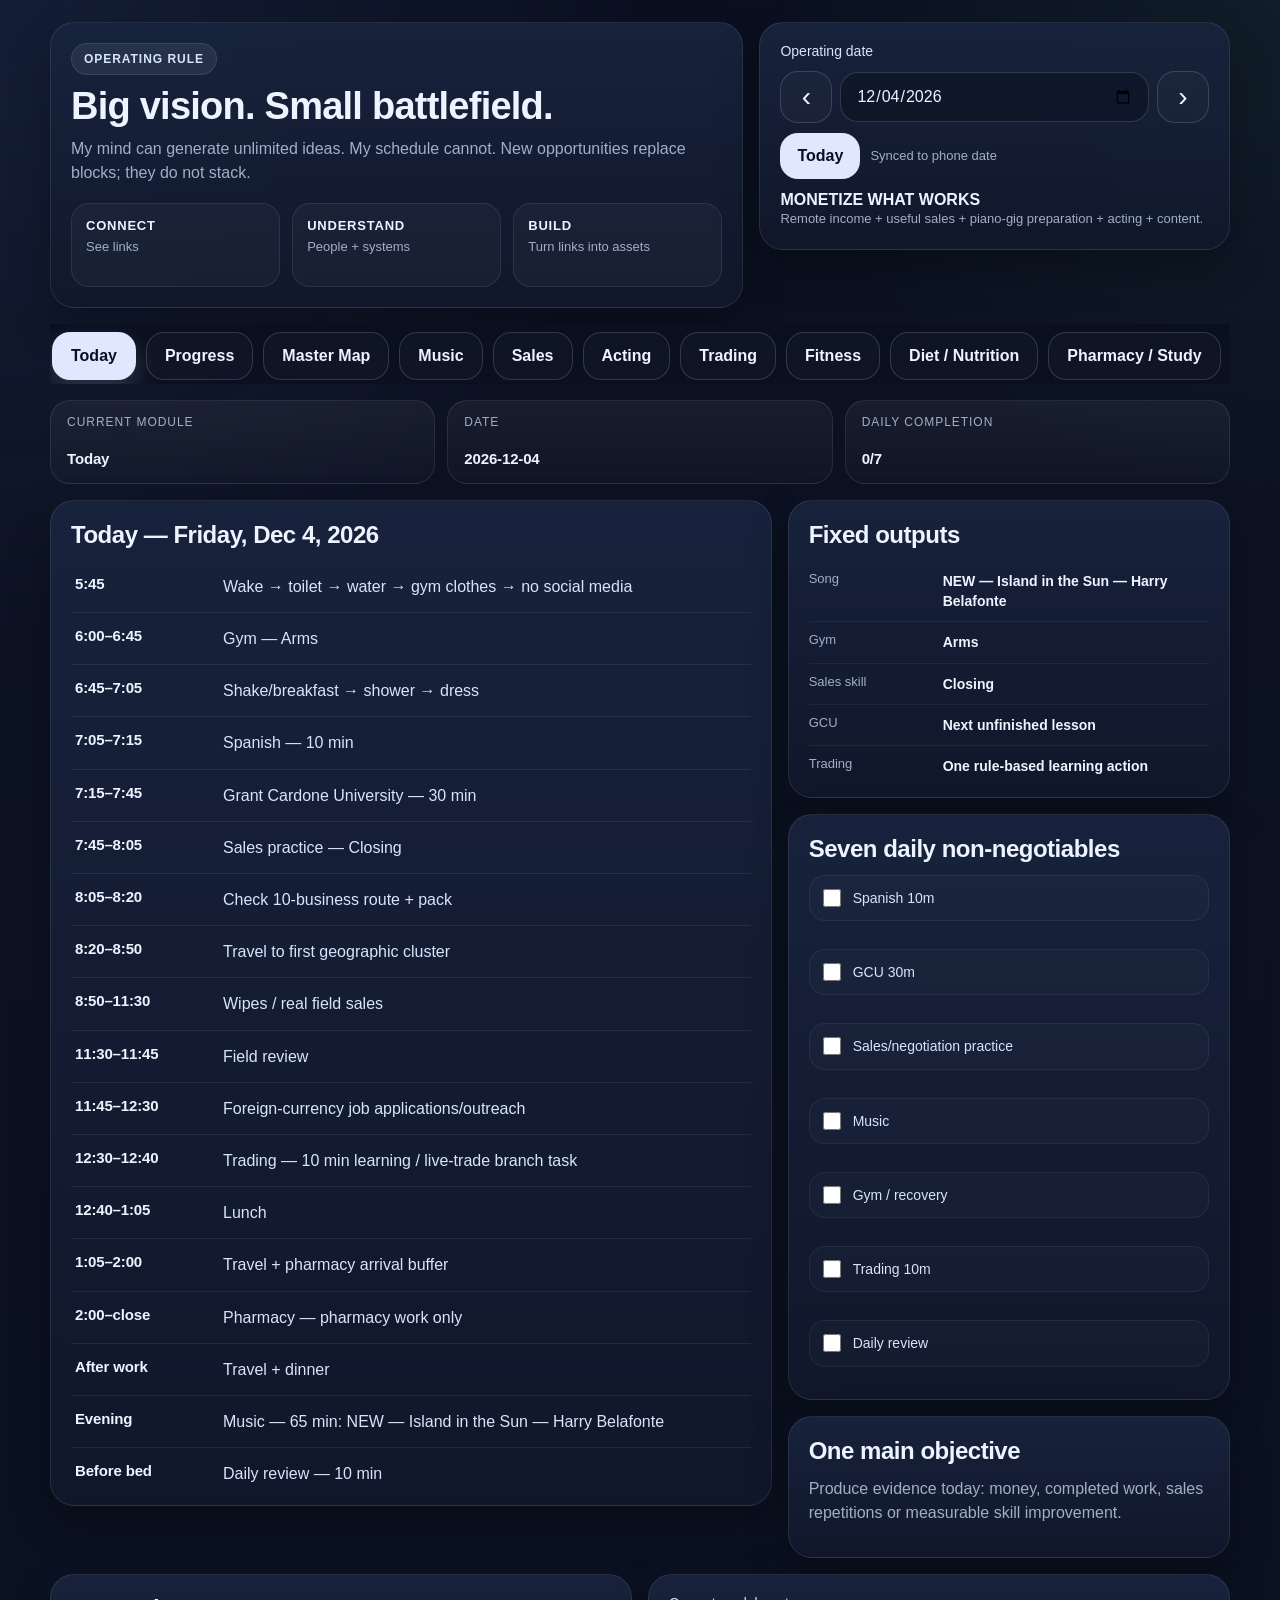
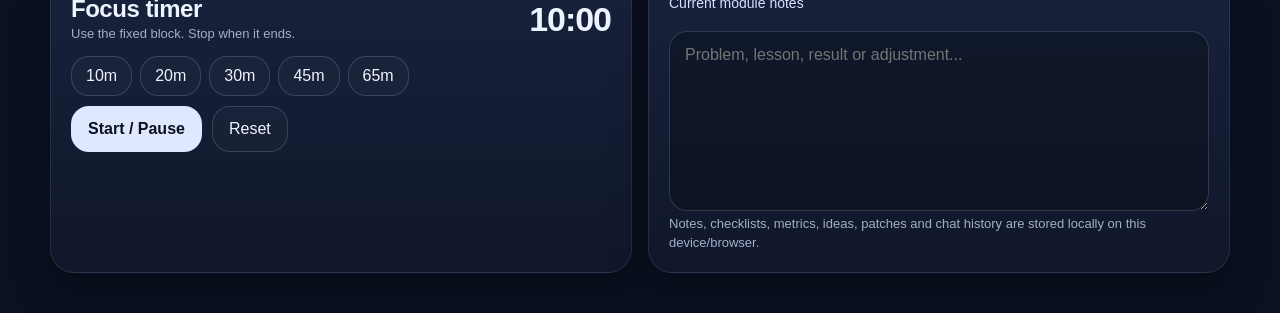
<file: index.html>
<!doctype html>
<html lang="en">
<head>
  <meta charset="utf-8">
  <meta name="viewport" content="width=device-width,initial-scale=1,viewport-fit=cover">
  <meta name="theme-color" content="#111318">
  <meta name="apple-mobile-web-app-capable" content="yes">
  <meta name="apple-mobile-web-app-status-bar-style" content="black-translucent">
  <meta name="apple-mobile-web-app-title" content="Personal OS">
  <title>Personal OS</title>
  <link rel="manifest" href="manifest.json?v=7.0">
  <link rel="apple-touch-icon" href="icon-192.png">
  <link rel="stylesheet" href="styles.css?v=7.0">
</head>
<body>
  <main id="app" class="app">
    <section class="top">
      <div class="card">
        <div class="kicker">Operating rule</div>
        <h1>Big vision. Small battlefield.</h1>
        <p class="muted">My mind can generate unlimited ideas. My schedule cannot. New opportunities replace blocks; they do not stack.</p>
        <div class="engine">
          <div><b>CONNECT</b><span>See links</span></div>
          <div><b>UNDERSTAND</b><span>People + systems</span></div>
          <div><b>BUILD</b><span>Turn links into assets</span></div>
        </div>
      </div>
      <div class="panel">
        <label for="date">Operating date</label>
        <div class="dateNav"><button type="button" id="prevDate" class="btn" aria-label="Previous day">‹</button><input id="date" class="datebox" type="date"><button type="button" id="nextDate" class="btn" aria-label="Next day">›</button></div>
        <div class="actions" style="margin-top:10px"><button type="button" id="todayDate" class="btn primary">Today</button><span id="dateSyncStatus" class="small">Synced to phone date</span></div>
        <div id="stageName" style="margin-top:12px;font-weight:800"></div>
        <p id="stagePurpose" class="muted" style="font-size:13px;margin-bottom:0"></p>
      </div>
    </section>

    <nav id="nav" class="nav" aria-label="Modules"></nav>
    <section id="content" class="content" aria-live="polite"></section>

    <section class="footerTools">
      <div class="card">
        <div style="display:flex;justify-content:space-between;gap:12px;align-items:center">
          <div><h2 style="margin-bottom:2px">Focus timer</h2><div class="small">Use the fixed block. Stop when it ends.</div></div>
          <div id="timerDisplay" class="timer">10:00</div>
        </div>
        <div class="pills" style="margin-top:12px">
          <button data-min="10">10m</button><button data-min="20">20m</button><button data-min="30">30m</button>
          <button data-min="45">45m</button><button data-min="65">65m</button>
        </div>
        <div class="actions" style="margin-top:10px">
          <button id="timerStart" class="btn primary">Start / Pause</button>
          <button id="timerReset" class="btn">Reset</button>
        </div>
      </div>
      <div class="card">
        <label for="moduleNote">Current module notes</label>
        <textarea id="moduleNote" class="note" placeholder="Problem, lesson, result or adjustment..."></textarea>
        <div class="small">Notes, checklists, metrics, ideas, patches and chat history are stored locally on this device/browser.</div>
      </div>
    </section>
  </main>
  <script src="app.js?v=7.0"></script>
</body>
</html>
</file>
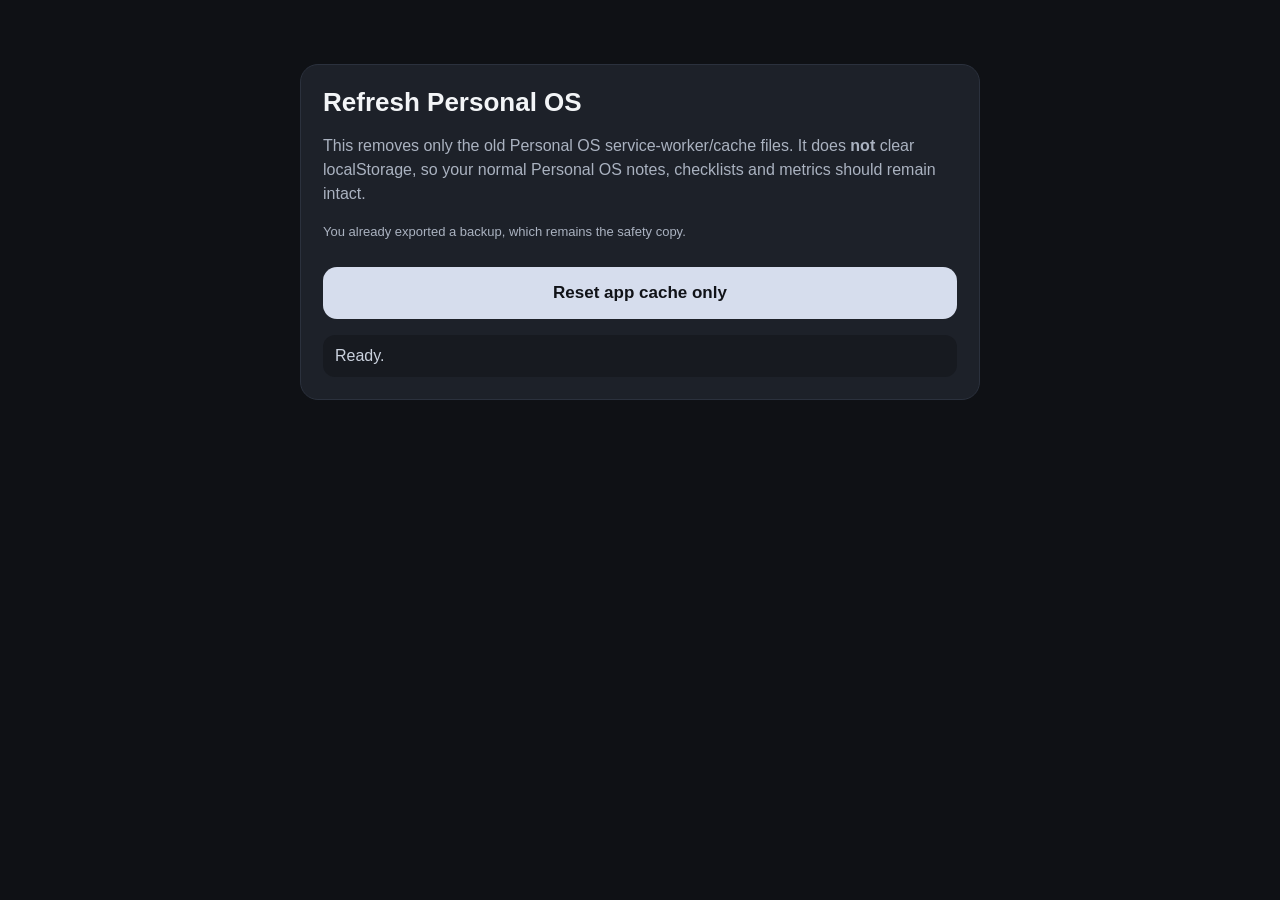
<file: personal-os-cache-reset.html>
<!doctype html>
<html lang="en">
<head>
<meta charset="utf-8">
<meta name="viewport" content="width=device-width,initial-scale=1">
<title>Personal OS Cache Reset</title>
<style>
body{font-family:-apple-system,BlinkMacSystemFont,"Segoe UI",sans-serif;background:#0f1115;color:#f3f5f7;margin:0;padding:24px}
.wrap{max-width:680px;margin:40px auto}
.card{background:#1d2129;border:1px solid #2b313d;border-radius:18px;padding:22px}
h1{font-size:26px;margin:0 0 12px}
p{color:#aab2c0;line-height:1.5}
button{width:100%;min-height:52px;border:0;border-radius:14px;background:#d6dded;color:#111318;font-size:17px;font-weight:700;margin-top:12px}
#status{margin-top:16px;padding:12px;border-radius:12px;background:#171a20;color:#cbd2de;white-space:pre-wrap}
.small{font-size:13px}
</style>
</head>
<body>
<div class="wrap">
  <div class="card">
    <h1>Refresh Personal OS</h1>
    <p>This removes only the old Personal OS service-worker/cache files. It does <strong>not</strong> clear localStorage, so your normal Personal OS notes, checklists and metrics should remain intact.</p>
    <p class="small">You already exported a backup, which remains the safety copy.</p>
    <button id="reset">Reset app cache only</button>
    <div id="status">Ready.</div>
  </div>
</div>
<script>
(()=>{
  const btn=document.getElementById('reset');
  const status=document.getElementById('status');
  btn.addEventListener('click', async()=>{
    btn.disabled=true;
    status.textContent='Removing old service worker and cache...';
    try{
      let regs=[];
      if('serviceWorker' in navigator){
        regs=await navigator.serviceWorker.getRegistrations();
        await Promise.all(regs.map(r=>r.unregister()));
      }
      let keys=[];
      if('caches' in window){
        keys=await caches.keys();
        await Promise.all(keys.map(k=>caches.delete(k)));
      }
      status.textContent=`Done. Unregistered ${regs.length} service worker(s) and removed ${keys.length} cache(s).\nOpening the fresh app...`;
      setTimeout(()=>{
        location.replace('./?fresh='+Date.now());
      },1200);
    }catch(err){
      status.textContent='Reset failed: '+(err && err.message ? err.message : String(err));
      btn.disabled=false;
    }
  });
})();
</script>
</body>
</html>
</file>
<file: styles.css>
:root{
  --bg:#0b1020;
  --bg-2:#11182b;
  --card:#131c31;
  --card-2:#18233d;
  --line:rgba(255,255,255,.09);
  --line-2:rgba(255,255,255,.15);
  --text:#eef4ff;
  --muted:#a2aec8;
  --soft:#d7e3ff;
  --accent:#dfe8ff;
  --accent-text:#0a1020;
  --success:#173622;
  --success-line:#79d18c;
  --warning:#302314;
  --warning-line:#efc47f;
  --danger:#4b1f28;
  --danger-text:#ffb6c4;
  --shadow:0 18px 40px rgba(0,0,0,.28);
  --radius:24px;
  --radius-sm:16px;
}
*{box-sizing:border-box}
html,body{margin:0;padding:0;background:
  radial-gradient(circle at top left, rgba(114,154,255,.10), transparent 28%),
  radial-gradient(circle at top right, rgba(123,255,188,.06), transparent 22%),
  linear-gradient(180deg,#0a1020 0%, #0c1222 30%, #0a1120 100%);
  color:var(--text);font-family:-apple-system,BlinkMacSystemFont,"Segoe UI",Roboto,Inter,Helvetica,Arial,sans-serif;
  min-height:100%;}
body{padding:22px 14px 40px;}
a{color:inherit}
button,input,textarea,select{font:inherit}
.app{max-width:1180px;margin:0 auto;}
.top{display:grid;grid-template-columns:1.4fr .95fr;gap:16px;align-items:start;margin-bottom:16px}
.content,.footerTools{margin-top:16px}
.footerTools{display:grid;grid-template-columns:1fr 1fr;gap:16px}
.grid2{display:grid;grid-template-columns:repeat(2,minmax(0,1fr));gap:16px;align-items:start}
.grid7030{display:grid;grid-template-columns:minmax(0,1.55fr) minmax(290px,.95fr);gap:16px;align-items:start}
.stack{display:flex;flex-direction:column;gap:16px}
.stack-lg{gap:20px}
.card,.panel{background:linear-gradient(180deg, rgba(24,35,61,.96), rgba(17,24,43,.96));border:1px solid var(--line);border-radius:var(--radius);box-shadow:var(--shadow);padding:20px;backdrop-filter:blur(10px)}
.card h1,.card h2,.panel h2{margin:0 0 12px 0;letter-spacing:-.02em}
.card h1{font-size:clamp(28px,4vw,38px);line-height:1.05;margin-bottom:10px}
.card h2{font-size:clamp(18px,2.2vw,24px)}
.card h3,.card h4{margin:0 0 10px 0}
.kicker{display:inline-flex;align-items:center;gap:8px;padding:8px 12px;border-radius:999px;background:rgba(223,232,255,.08);border:1px solid var(--line);color:var(--soft);font-size:12px;font-weight:700;text-transform:uppercase;letter-spacing:.08em;margin-bottom:12px}
.muted{color:var(--muted);line-height:1.5}
.small{font-size:13px;color:var(--muted);line-height:1.45}
.engine{display:grid;grid-template-columns:repeat(3,minmax(0,1fr));gap:12px;margin-top:18px}
.engine>div{padding:14px;border-radius:18px;background:rgba(255,255,255,.03);border:1px solid var(--line);display:flex;flex-direction:column;gap:6px;min-height:84px}
.engine b{font-size:13px;letter-spacing:.06em}
.engine span{font-size:13px;color:var(--muted)}
label{display:block;font-size:14px;color:var(--soft);margin-bottom:12px}
input,textarea,select,.datebox{width:100%;margin-top:8px;border:1px solid var(--line-2);border-radius:18px;background:rgba(7,11,22,.38);color:var(--text);padding:14px 15px;outline:none;transition:.18s border-color,.18s box-shadow,.18s background}
textarea{resize:vertical;min-height:92px}
input:focus,textarea:focus,select:focus,.datebox:focus{border-color:rgba(211,225,255,.45);box-shadow:0 0 0 4px rgba(223,232,255,.08);background:rgba(255,255,255,.05)}
.formSection{padding:16px;border-radius:18px;background:rgba(255,255,255,.03);border:1px solid var(--line);margin-bottom:14px}
.formSectionTitle{font-weight:800;color:var(--soft);margin-bottom:12px;letter-spacing:-.01em}
.nav{display:flex;gap:10px;overflow:auto;padding:8px 2px 4px;margin:6px 0 4px;scrollbar-width:none;position:sticky;top:0;z-index:7;background:linear-gradient(180deg, rgba(10,16,32,.98), rgba(10,16,32,.85));backdrop-filter:blur(10px)}
.nav::-webkit-scrollbar{display:none}
.nav button,.pills button,.btn{border:1px solid var(--line-2);background:rgba(255,255,255,.025);color:var(--text);border-radius:18px;padding:13px 16px;cursor:pointer;transition:.18s transform,.18s background,.18s border-color,.18s opacity;text-decoration:none}
.nav button{white-space:nowrap;padding:14px 18px;font-weight:700}
.nav button.active{background:var(--accent);color:var(--accent-text);border-color:transparent;box-shadow:0 10px 24px rgba(223,232,255,.18)}
.nav button:hover,.btn:hover,.pills button:hover{transform:translateY(-1px);background:rgba(255,255,255,.05)}
.btn.primary{background:var(--accent);color:var(--accent-text);border-color:transparent;font-weight:800}
.btn.primary:hover{background:#f4f7ff}
.btn.danger{background:rgba(100,27,43,.18);color:var(--danger-text);border-color:rgba(255,120,145,.18)}
.btn:disabled{opacity:.45;cursor:not-allowed;transform:none}
.actions{display:flex;gap:10px;flex-wrap:wrap;align-items:center}
.timer{font-size:34px;font-weight:900;letter-spacing:-.03em}
.pills{display:flex;flex-wrap:wrap;gap:8px}
.pills button{padding:10px 14px}
.moduleHud{display:grid;grid-template-columns:repeat(3,minmax(0,1fr));gap:12px;margin-bottom:16px}
.moduleHudPill,.metricTile{background:linear-gradient(180deg, rgba(255,255,255,.05), rgba(255,255,255,.02));border:1px solid var(--line);border-radius:20px;padding:14px 16px;min-height:84px;display:flex;flex-direction:column;justify-content:space-between}
.moduleHudPill span,.metricTile span{color:var(--muted);font-size:12px;text-transform:uppercase;letter-spacing:.08em}
.moduleHudPill b,.metricTile b{font-size:15px;line-height:1.35;letter-spacing:-.01em}
.branch-overview{display:grid;grid-template-columns:repeat(4,minmax(0,1fr));gap:12px;margin-top:14px}
.row{display:grid;grid-template-columns:132px minmax(0,1fr);gap:16px;padding:14px 4px;border-bottom:1px solid rgba(255,255,255,.07);align-items:start}
.row:last-child{border-bottom:none;padding-bottom:0}
.time{font-weight:800;font-size:15px;letter-spacing:-.01em}
.desc{color:#d9e4fb;line-height:1.45}
.metric{display:grid;grid-template-columns:120px minmax(0,1fr);gap:14px;align-items:start;padding:10px 0;border-bottom:1px solid rgba(255,255,255,.06)}
.metric:last-child{border-bottom:none;padding-bottom:0}
.metric span{color:var(--muted);font-size:13px}
.metric b{font-size:14px;line-height:1.45}
ul,ol{margin:0;padding-left:22px}
li{margin:0 0 9px 0;line-height:1.5;color:#dde7fb}
p{margin:0 0 12px 0;line-height:1.55}
pre,code{font-family:ui-monospace,SFMono-Regular,Menlo,Consolas,monospace}
.note{min-height:180px}
.progress{height:12px;background:rgba(255,255,255,.06);border-radius:999px;overflow:hidden;border:1px solid var(--line)}
.progress>div{height:100%;background:linear-gradient(90deg,#dfe8ff,#97d1ff);border-radius:999px}
.check{display:flex;gap:12px;align-items:flex-start;padding:12px 13px;border:1px solid rgba(255,255,255,.06);background:rgba(255,255,255,.02);border-radius:16px;transition:.18s background,.18s border-color}
.check:hover{background:rgba(255,255,255,.04);border-color:rgba(255,255,255,.11)}
.check input{width:18px;height:18px;margin:1px 0 0 0;padding:0;border-radius:6px;accent-color:#f3f7ff}
.check span{display:block;line-height:1.45}
.good,.notice,.proposal,.idea,.patch,.chatmsg{border-radius:20px;border:1px solid var(--line);padding:16px}
.good{background:linear-gradient(180deg, rgba(17,62,33,.92), rgba(16,50,29,.92));border-color:rgba(121,209,140,.32)}
.notice{background:linear-gradient(180deg, rgba(61,46,22,.95), rgba(47,36,17,.95));border-color:rgba(239,196,127,.25)}
.proposal{background:rgba(255,255,255,.03);margin-top:10px}
.proposal-title{font-weight:800;font-size:16px;margin:6px 0}
.proposal-status{margin-top:10px}
.badge{display:inline-flex;align-items:center;justify-content:center;padding:8px 12px;border-radius:999px;font-size:12px;font-weight:800;letter-spacing:.04em;background:rgba(223,232,255,.10);color:var(--soft);border:1px solid rgba(223,232,255,.13)}
.badge-active{background:rgba(115,225,161,.12);border-color:rgba(115,225,161,.22);color:#aef1c3}
.badge-waiting{background:rgba(241,196,96,.10);border-color:rgba(241,196,96,.18);color:#f6d68f}
.chatbox{display:flex;flex-direction:column;gap:12px;max-height:720px;overflow:auto;padding-right:2px}
.chatmsg{background:rgba(255,255,255,.02)}
.chatmsg.user{border-color:rgba(223,232,255,.12);background:rgba(223,232,255,.05)}
.chatmsg .who{font-size:12px;font-weight:900;text-transform:uppercase;letter-spacing:.08em;color:var(--muted);margin-bottom:8px}
.branch-list{display:flex;flex-direction:column;gap:12px}
.branchItem,.idea,.patch{background:rgba(255,255,255,.025)}
.branchItemTop,.branchHero{display:flex;justify-content:space-between;gap:14px;align-items:flex-start}
.branchHeroStats{min-width:260px;flex:0 0 300px}
.branchItem b{font-size:16px}
.cardless{background:none;border:none;padding:0;box-shadow:none}
.footerTools .card{min-height:100%}
@media (max-width:980px){
  .top,.grid2,.grid7030,.footerTools,.moduleHud,.branch-overview{grid-template-columns:1fr}
  .branchHero,.branchItemTop{flex-direction:column}
  .branchHeroStats{min-width:0;flex:1 1 auto;width:100%}
  .row,.metric{grid-template-columns:1fr}
}
@media (max-width:640px){
  body{padding:16px 10px 30px}
  .card,.panel{padding:16px;border-radius:22px}
  .engine{grid-template-columns:1fr}
  .nav button{padding:13px 16px}
  .moduleHudPill,.metricTile{min-height:76px}
  .time{font-size:14px}
  .btn,.nav button{border-radius:16px}
}
.dateNav{display:grid;grid-template-columns:52px minmax(0,1fr) 52px;gap:8px;align-items:center}.dateNav .btn{height:52px;padding:0;font-size:28px;line-height:1}.dateNav .datebox{margin-top:0}.moduleOptionNote{padding:12px 14px;border:1px solid var(--line);border-radius:16px;background:rgba(255,255,255,.025);color:var(--muted)}
</file>
